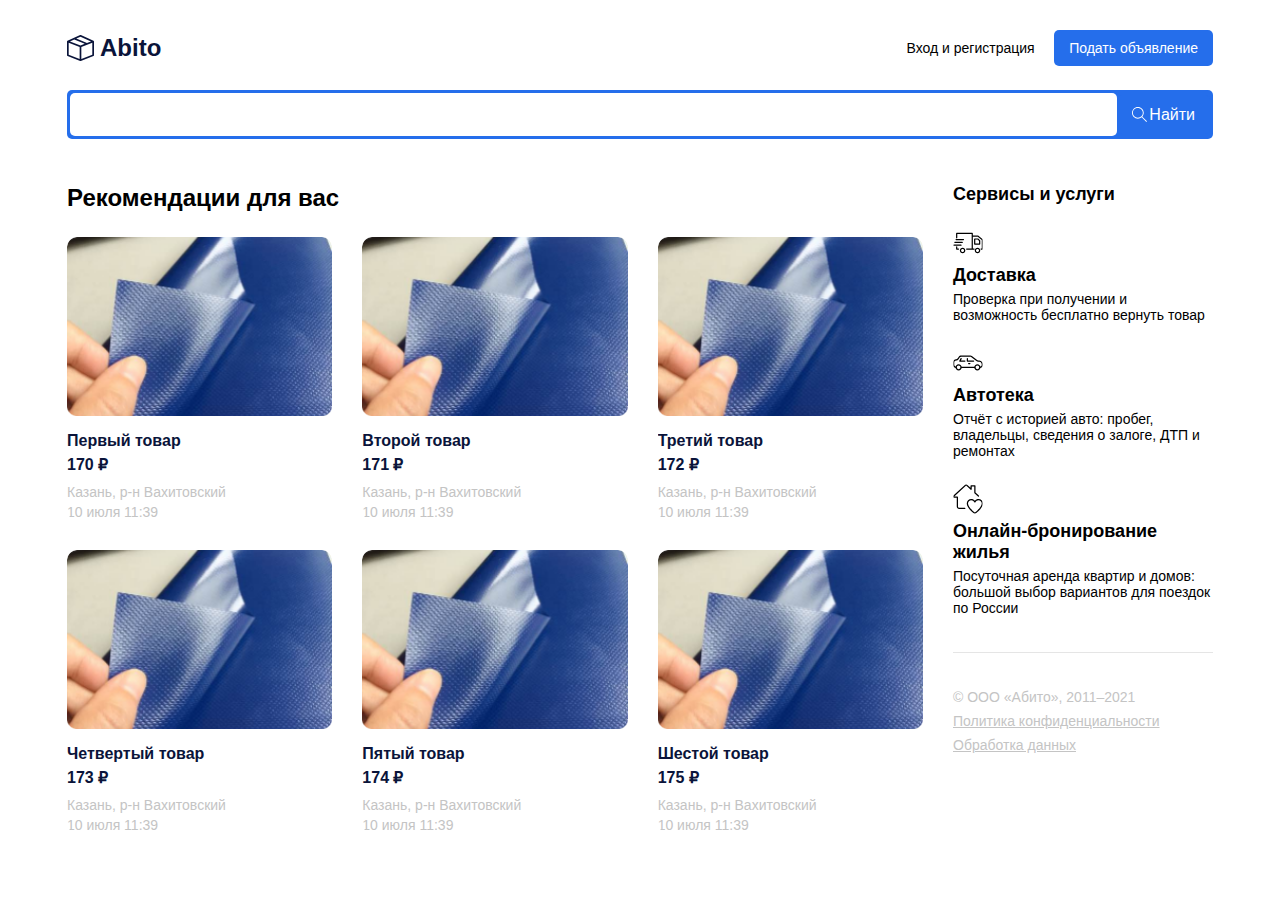
<file: index.html>
<!DOCTYPE html>
<html lang="en">

<head>
    <meta charset="UTF-8">
    <meta name="viewport" content="width=device-width, initial-scale=1.0">
    <title>Abito</title>
    <link rel="stylesheet" href="style.css">
    <script src="js.js" defer></script>
</head>

<body>
    <header class="header">
        <div class="container">
            <div class="header-box">
                <a href="/" class="header-logo">
                    <img src="./images/logo.svg" alt="logo">
                    <span>Abito</span>
                </a>
                <div class="header-controls">
                    <button class="btn btn-outline">Вход и регистрация</button>
                    <button class="btn btn-primary">Подать объявление</button>
                </div>

                <div class="header-burger">
                    <img src="./images/burger.svg" alt="burger">
                </div>
            </div>
        </div>
    </header>

    <main>
        <section class="search">
            <div class="container">
                <div class="search-box">
                    <input type="text">
                    <button class="btn btn-primary search-btn">
                        <img class="search-btn__icon" src="./images/search.svg" alt="search">
                        <span class="search-btn__text">Найти</span>
                    </button>
                </div>
            </div>
        </section>

        <section class="content">
            <div class="container">
                <div class="content-box">
                    <div class="content-main">
                        <h2 class="content-main__title">Рекомендации для вас</h2>

                        <div class="content-main__list">
                            <!-- <a href="/product.html" class="content-main__list-item">
                                <div class="content-main__list-item--img">
                                    <img src="./images/card-image.png" alt="card-image">
                                </div>

                                <h5 class="content-main__list-item--title">
                                    Пвх материал 2й сорт
                                </h5>

                                <strong class="content-main__list-item--price">
                                    170 ₽
                                </strong>

                                <div class="content-main__list-item--desc-box">
                                    <span class="content-main__list-item--desc">
                                        Казань, р-н Вахитовский
                                    </span>
                                    <span class="content-main__list-item--desc">
                                        10 июля 11:39
                                    </span>
                                </div>
                            </a>
                            <a href="/product.html" class="content-main__list-item">
                                <div class="content-main__list-item--img">
                                    <img src="./images/card-image.png" alt="card-image">
                                </div>

                                <h5 class="content-main__list-item--title">
                                    Пвх материал 2й сорт
                                </h5>

                                <strong class="content-main__list-item--price">
                                    170 ₽
                                </strong>

                                <div class="content-main__list-item--desc-box">
                                    <span class="content-main__list-item--desc">
                                        Казань, р-н Вахитовский
                                    </span>
                                    <span class="content-main__list-item--desc">
                                        10 июля 11:39
                                    </span>
                                </div>
                            </a>
                            <a href="/product.html" class="content-main__list-item">
                                <div class="content-main__list-item--img">
                                    <img src="./images/card-image.png" alt="card-image">
                                </div>

                                <h5 class="content-main__list-item--title">
                                    Пвх материал 2й сорт
                                </h5>

                                <strong class="content-main__list-item--price">
                                    170 ₽
                                </strong>

                                <div class="content-main__list-item--desc-box">
                                    <span class="content-main__list-item--desc">
                                        Казань, р-н Вахитовский
                                    </span>
                                    <span class="content-main__list-item--desc">
                                        10 июля 11:39
                                    </span>
                                </div>
                            </a>
                            <a href="/product.html" class="content-main__list-item">
                                <div class="content-main__list-item--img">
                                    <img src="./images/card-image.png" alt="card-image">
                                </div>

                                <h5 class="content-main__list-item--title">
                                    Пвх материал 2й сорт
                                </h5>

                                <strong class="content-main__list-item--price">
                                    170 ₽
                                </strong>

                                <div class="content-main__list-item--desc-box">
                                    <span class="content-main__list-item--desc">
                                        Казань, р-н Вахитовский
                                    </span>
                                    <span class="content-main__list-item--desc">
                                        10 июля 11:39
                                    </span>
                                </div>
                            </a>
                            <a href="/product.html" class="content-main__list-item">
                                <div class="content-main__list-item--img">
                                    <img src="./images/card-image.png" alt="card-image">
                                </div>

                                <h5 class="content-main__list-item--title">
                                    Пвх материал 2й сорт
                                </h5>

                                <strong class="content-main__list-item--price">
                                    170 ₽
                                </strong>

                                <div class="content-main__list-item--desc-box">
                                    <span class="content-main__list-item--desc">
                                        Казань, р-н Вахитовский
                                    </span>
                                    <span class="content-main__list-item--desc">
                                        10 июля 11:39
                                    </span>
                                </div>
                            </a>
                            <a href="/product.html" class="content-main__list-item">
                                <div class="content-main__list-item--img">
                                    <img src="./images/card-image.png" alt="card-image">
                                </div>

                                <h5 class="content-main__list-item--title">
                                    Пвх материал 2й сорт
                                </h5>

                                <strong class="content-main__list-item--price">
                                    170 ₽
                                </strong>

                                <div class="content-main__list-item--desc-box">
                                    <span class="content-main__list-item--desc">
                                        Казань, р-н Вахитовский
                                    </span>
                                    <span class="content-main__list-item--desc">
                                        10 июля 11:39
                                    </span>
                                </div>
                            </a> -->
                        </div>
                    </div>
                    <div class="content-side">
                        <h3 class="content-side__title">Сервисы и услуги</h3>

                        <div class="content-side__box">
                            <div class="content-side__list">
                                <div class="content-side__list-item">
                                    <img class="content-side__list-item--img" src="./images/side-info-1.svg"
                                        alt="side-info">
                                    <h5 class="content-side__list-item--title">Доставка</h5>
                                    <p class="content-side__list-item--text">Проверка при получении и возможность
                                        бесплатно вернуть товар</p>
                                </div>
                                <div class="content-side__list-item">
                                    <img class="content-side__list-item--img" src="./images/side-info-2.svg"
                                        alt="side-info">
                                    <h5 class="content-side__list-item--title">Автотека</h5>
                                    <p class="content-side__list-item--text">Отчёт с историей авто: пробег, владельцы,
                                        сведения о залоге, ДТП и ремонтах</p>
                                </div>
                                <div class="content-side__list-item">
                                    <img class="content-side__list-item--img" src="./images/side-info-3.svg"
                                        alt="side-info">
                                    <h5 class="content-side__list-item--title">Онлайн-бронирование жилья</h5>
                                    <p class="content-side__list-item--text">Посуточная аренда квартир и домов: большой
                                        выбор вариантов для поездок по России</p>
                                </div>
                            </div>

                            <div class="content__side-footer">
                                <p class="content__side-footer--item">
                                    © ООО «Абито», 2011–2021
                                </p>
                                <a href="#" class="content__side-footer--item">
                                    Политика конфиденциальности
                                </a>
                                <a href="#" class="content__side-footer--item">
                                    Обработка данных
                                </a>
                            </div>

                        </div>
                    </div>
                </div>
            </div>
        </section>
    </main>
</body>

</html>
</file>
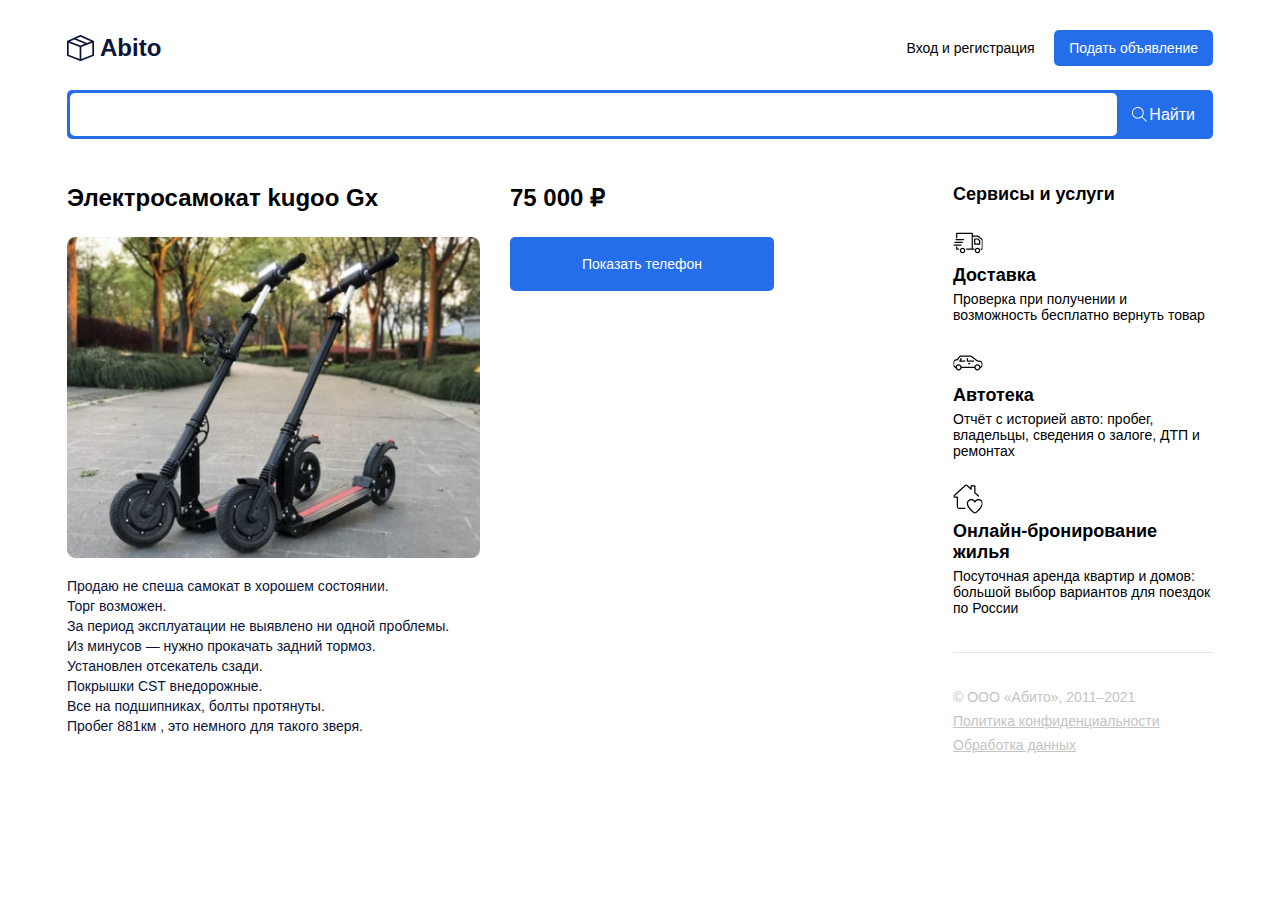
<file: product.html>
<!DOCTYPE html>
<html lang="en">

<head>
    <meta charset="UTF-8">
    <meta name="viewport" content="width=device-width, initial-scale=1.0">
    <title>Abito</title>
    <link rel="stylesheet" href="style.css">
    <script src="js.js" defer></script>
</head>

<body>
    <header class="header">
        <div class="container">
            <div class="header-box">
                <a href="/" class="header-logo">
                    <img src="./images/logo.svg" alt="logo">
                    <span>Abito</span>
                </a>
                <div class="header-controls">
                    <button class="btn btn-outline">Вход и регистрация</button>
                    <button class="btn btn-primary">Подать объявление</button>
                </div>

                <div class="header-burger">
                    <img src="./images/burger.svg" alt="burger">
                </div>
            </div>
        </div>
    </header>

    <main>
        <section class="search">
            <div class="container">
                <div class="search-box">
                    <input type="text">
                    <button class="btn btn-primary search-btn">
                        <img class="search-btn__icon" src="./images/search.svg" alt="search">
                        <span class="search-btn__text">Найти</span>
                    </button>
                </div>
            </div>
        </section>

        <section class="content">
            <div class="container">
                <div class="content-box">
                    <div class="content-product">
                        <div class="content-product__left">
                            <h2 class="content-product__title">Электросамокат kugoo Gx</h2>


                            <img class="content-product__img" src="./images/product-image.jpeg" alt="product-image">

                            <p class="content-product__text">
                                Продаю не спеша самокат в хорошем состоянии.<br>
                                Торг возможен.<br>
                                За период эксплуатации не выявлено ни одной проблемы.<br>
                                Из минусов — нужно прокачать задний тормоз.<br>
                                Установлен отсекатель сзади.<br>
                                Покрышки CST внедорожные.<br>
                                Все на подшипниках, болты протянуты.<br>
                                Пробег 881км , это немного для такого зверя.
                            </p>
                        </div>
                        <div class="content-product__right">
                            <h2 class="content-product__price">75 000 ₽</h2>

                            <button class="btn btn-primary btn-large">Показать телефон</button>
                        </div>



                    </div>
                    <div class="content-side">
                        <h3 class="content-side__title">Сервисы и услуги</h3>

                        <div class="content-side__box">
                            <div class="content-side__list">
                                <div class="content-side__list-item">
                                    <img class="content-side__list-item--img" src="./images/side-info-1.svg"
                                        alt="side-info">
                                    <h5 class="content-side__list-item--title">Доставка</h5>
                                    <p class="content-side__list-item--text">Проверка при получении и возможность
                                        бесплатно вернуть товар</p>
                                </div>
                                <div class="content-side__list-item">
                                    <img class="content-side__list-item--img" src="./images/side-info-2.svg"
                                        alt="side-info">
                                    <h5 class="content-side__list-item--title">Автотека</h5>
                                    <p class="content-side__list-item--text">Отчёт с историей авто: пробег, владельцы,
                                        сведения о залоге, ДТП и ремонтах</p>
                                </div>
                                <div class="content-side__list-item">
                                    <img class="content-side__list-item--img" src="./images/side-info-3.svg"
                                        alt="side-info">
                                    <h5 class="content-side__list-item--title">Онлайн-бронирование жилья</h5>
                                    <p class="content-side__list-item--text">Посуточная аренда квартир и домов: большой
                                        выбор вариантов для поездок по России</p>
                                </div>
                            </div>

                            <div class="content__side-footer">
                                <p class="content__side-footer--item">
                                    © ООО «Абито», 2011–2021
                                </p>
                                <a href="#" class="content__side-footer--item">
                                    Политика конфиденциальности
                                </a>
                                <a href="#" class="content__side-footer--item">
                                    Обработка данных
                                </a>
                            </div>

                        </div>
                    </div>
                </div>
            </div>
        </section>
    </main>
</body>

</html>
</file>
<file: style.css>
* {
    box-sizing: border-box;
}

body {
    margin: 0;
    font-family: sans-serif;
}

.container {
    width: 100%;
    max-width: 1170px;
    padding: 0 12px;
    margin: 0 auto;
}

.btn {
    line-height: 16px;
    font-size: 14px;
    font-weight: 400;
    padding: 10px 15px;
    border-radius: 5px;
    border: none;
    cursor: pointer;
}

.btn-outline {
    background-color: transparent;
}

.btn-primary {
    background-color: rgb(37, 110, 235);
    color: rgb(255, 255, 255);
}

.header {
    padding-top: 30px;
    padding-bottom: 24px;
}

.header-box {
    display: flex;
    justify-content: space-between;
    align-items: center;
}

.header-logo {
    display: flex;
    justify-content: flex-start;
    align-items: center;
    text-decoration: none;
}

.header-logo span {
    line-height: 28px;
    font-size: 24px;
    font-weight: 700;
    margin-left: 6px;
    color: rgb(10, 20, 58);
}

.header-burger {
    width: 30px;
    height: 19px;
    display: none;
}

.search {
    margin-bottom: 45px;
}

.search-box {
    width: 100%;
    border-radius: 5px;
    background-color: rgb(37, 110, 235);
    padding: 3px;
    display: flex;
    align-items: center;
    justify-content: flex-start;
}

.search-btn {
    display: flex;
    align-items: center;
}

.search-btn .search-btn__icon {
    width: 15px;
    height: 15px;
}

.search-btn .search-btn__text {
    margin-left: 2px;
    font-size: 16px;
    line-height: 19px;
}

.search-box input {
    flex-grow: 1;
    padding: 14px 22px;
    border-radius: 5px;
    outline: none;
    border: none;
    min-width: 0;
}

.content {
    padding-bottom: 50px;
}

.content-box {
    display: flex;
    justify-content: space-between;
    align-items: flex-start;
    gap: 30px;
}

.content-main {
    flex-grow: 1;
}

.content-side {
    width: 260px;
    min-width: 260px;
}

.content-main__title {
    font-size: 24px;
    line-height: 28px;
    margin-top: 0;
    margin-bottom: 25px;
}

.content-main__list {
    display: flex;
    justify-content: space-between;
    flex-wrap: wrap;
    row-gap: 30px;
}

.content-main__list-item {
    width: calc((100% - 60px) / 3);
    display: flex;
    flex-direction: column;
    align-items: flex-start;
    border-radius: 10px;
    overflow: hidden;
    text-decoration: none;
}

.content-main__list-item--img {
    width: 100%;
    display: flex;
}

.content-main__list-item--img img {
    width: 100%;
}

.content-main__list-item--title {
    margin-top: 15px;
    margin-bottom: 5px;
    font-size: 16px;
    line-height: 19px;
    color: rgb(10, 20, 58);
}

.content-main__list-item:hover .content-main__list-item--title {
    color: rgb(37, 110, 235);
}

.content-main__list-item--price {
    font-size: 16px;
    line-height: 19px;
    margin-bottom: 10px;
    color: rgb(10, 20, 58);
}

.content-main__list-item--desc-box {
    display: flex;
    flex-direction: column;
    row-gap: 4px;
}

.content-main__list-item--desc {
    font-size: 14px;
    line-height: 16px;
    color: rgb(196, 196, 196);
}

.content-side__title {
    font-size: 18px;
    line-height: 21px;
    margin-top: 0;
    margin-bottom: 23px;
}

.content-side__list {
    display: flex;
    flex-direction: column;
    justify-content: space-between;
    height: 100%;
    gap: 25px;
    border-bottom: 1px solid rgb(229, 229, 229);
    padding-bottom: 36px;
    margin-bottom: 36px;
}

.content-side__list-item {
    display: flex;
    flex-direction: column;
    align-items: flex-start;
}

.content-side__list-item--title {
    margin-top: 7px;
    margin-bottom: 5px;
    font-size: 18px;
    line-height: 21px;
}

.content-side__list-item--text {
    font-size: 14px;
    line-height: 16px;
    margin: 0;
}

.content__side-footer {
    display: flex;
    flex-direction: column;
    gap: 8px;
}

.content__side-footer--item {
    color: rgb(196, 196, 196);
    margin: 0;
    font-size: 14px;
    line-height: 16px;
}

.content-product {
    display: flex;
    flex-grow: 1;
    gap: 30px;
}

.content-product__left {
    flex-basis: 50%;
}

.content-product__right {
    flex-basis: 50%;
}

.content-product__title, .content-product__price{
    font-size: 24px;
    line-height: 28px;
    margin-top: 0;
    margin-bottom: 25px;
}

.content-product__img{
    width: 100%;
}

.content-product__text{
    font-size: 14px;
    line-height: 20px;
    color: rgb(10, 20, 58);
}

.btn-large{
    padding: 19px 72px;
    font-size: 14px;
    line-height: 16px;
}







@media (max-width: 1200px) {
    .container {
        max-width: 930px;
    }

    .content-main__list-item {
        width: calc((100% - 30px) / 2);
    }
}

@media (max-width: 991px) {
    .container {
        max-width: 730px;
    }

    .content-box {
        flex-direction: column;
    }

    .content-main {
        width: 100%;
    }

    .content-side {
        width: 100%;
        min-width: none;
    }

    .content-product {
        flex-direction: column;
        width: 100%;
    }

    .content-product__left {
        flex-basis: 100%;
        width: 100%;
    }

    .content-product__right {
        flex-basis: 100%;
        width: 100%;
    }
}

@media (max-width: 786px) {
    .container {
        max-width: 100%;
    }

    .header-controls {
        display: none;
    }

    .header-burger {
        display: block;
    }

    .search-btn .search-btn__text {
        display: none;
    }
}

@media (max-width: 480px) {
    .content-main__list-item {
        width: 100%;
    }
}
</file>
